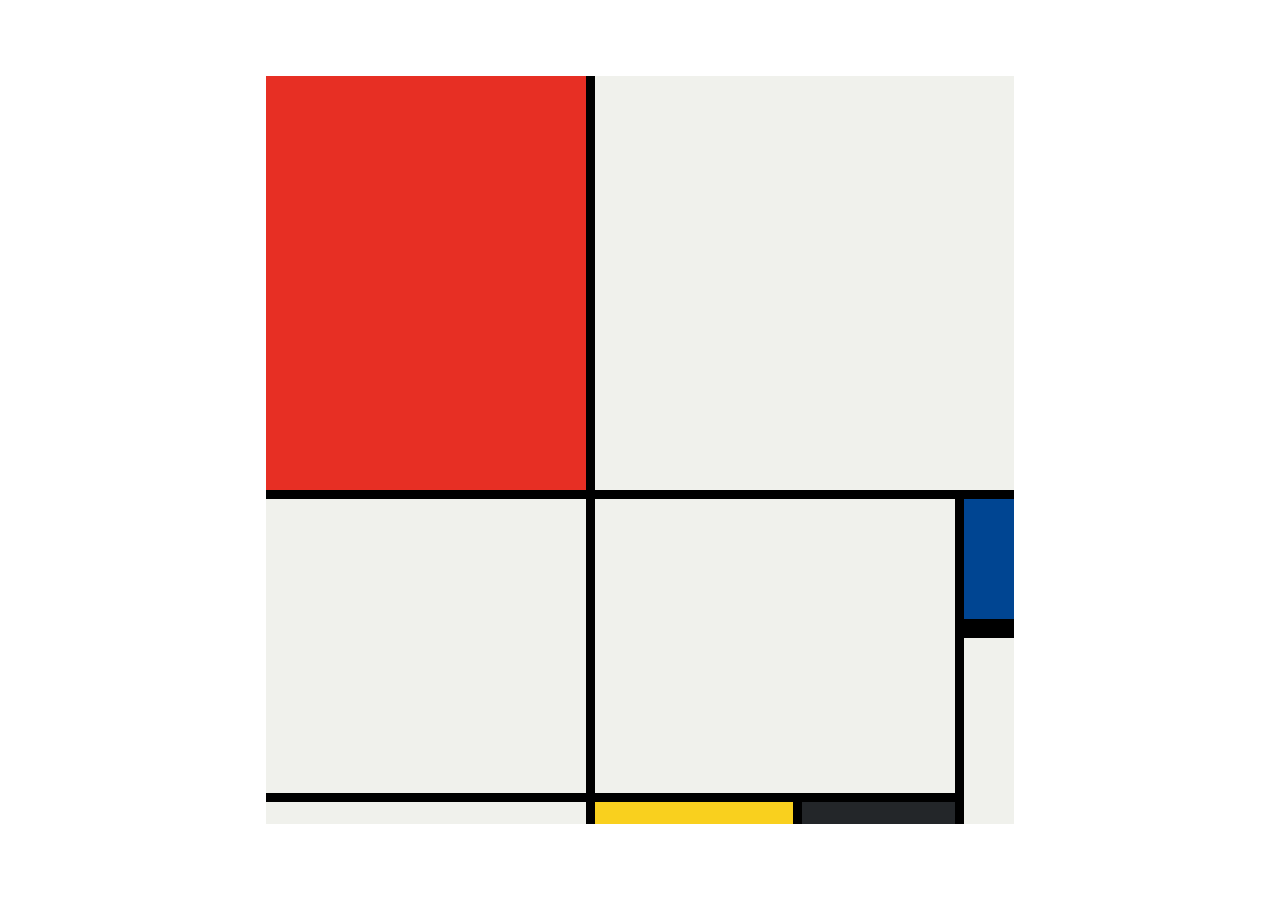
<file: 10.3 Mondrian Project/index.html>
<!DOCTYPE html>
<html lang="en">

<head>
  <meta charset="UTF-8">
  <meta name="viewport" content="width=device-width, initial-scale=1.0">
  <title>Mondrian Project</title>
  <style>
    /* 
    Write your CSS here 
    Line Colour: #000
    White: #F0F1EC
    Red: #E72F24
    Black: #232629
    Blue: #004592
    Yellow: #F9D01E
    */
    body {
      display: flex;
      justify-content: center;
      align-items: center;
      height: 100vh;
      margin: 0;
      padding: 0;
    }

    .container {
      height: 748px;
      width: 748px;
      display: grid;
      background-color: #000;
      grid-template-columns: 320px 198px 153px 50px;
      grid-template-rows: 414px 130px 155px 22px;
      gap: 9px;
    }

    .item {
      background-color: #F0F1EC;
    }

    .red {
      background-color: #E72F24;
    }

    .white1 {
      grid-column: span 3;
    }

    .white2 {
      grid-row: span 2;
    }

    .white3 {
      grid-area: 2 / 2 / 4 /4
    }

    .blue {
      background-color: #004592;
      border-bottom: 10px solid #000;
    }

    .white4 {
      grid-row: span 2;
    }

    .yellow {
      background-color: #F9D01E;
    }

    .black {
      background-color: #232629;
    }
  </style>
</head>

<body>
  <!-- Write your HTML here -->

  <div class="container">
    <div class="item red"></div>
    <div class="item white1"></div>
    <div class="item white2"></div>
    <div class="item white3"></div>

    <div class="item blue"></div>
    <div class="item white4"></div>

    <div class="item"></div>
    <div class="item yellow"></div>
    <div class="item black"></div>
  </div>
</body>

</html>
</file>
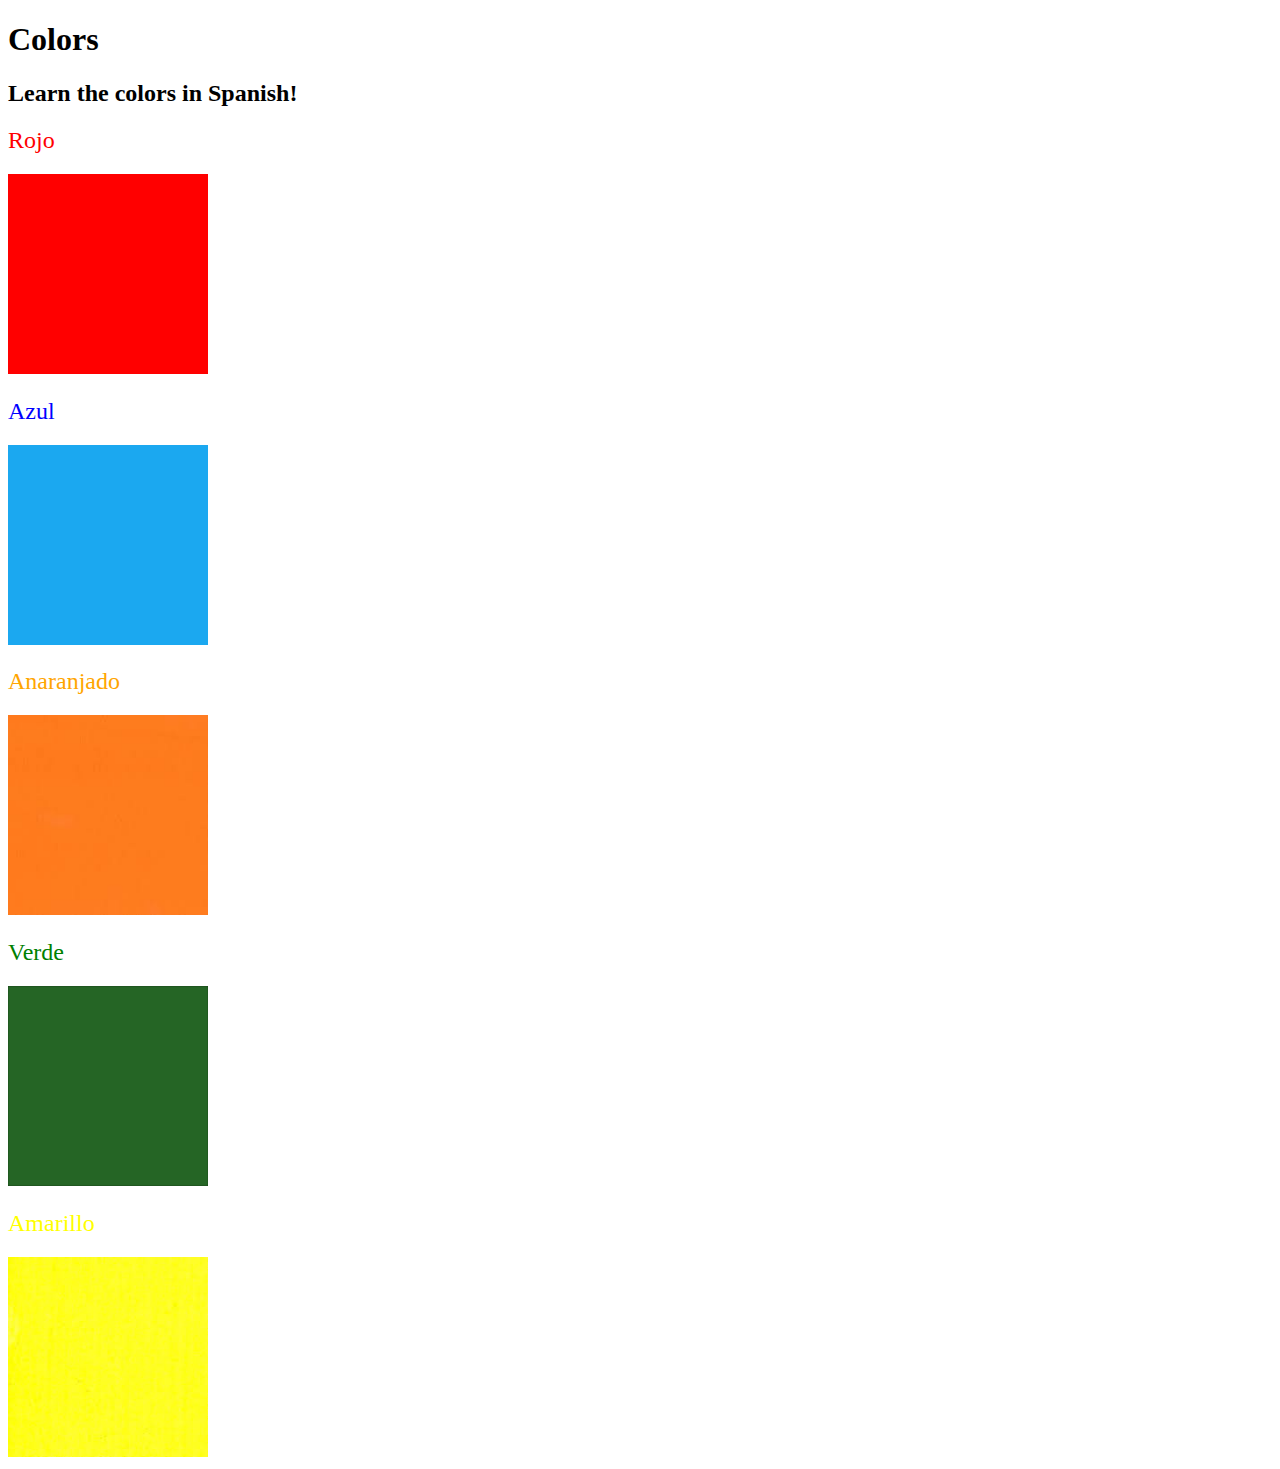
<file: 5.4 Color Vocab Project/index.html>
<!DOCTYPE html>
<html lang="en">
  <head>
    <meta charset="UTF-8" />
    <title>Spanish Vocabulary</title>
    <link rel="stylesheet" href="./style.css" />
  </head>

  <body>
    <h1>Colors</h1>
    <h2>Learn the colors in Spanish!</h2>
    <h2 class="color-title" id="red">Rojo</h2>
    <img src="./assets/images/red.png" alt="red" />

    <h2 class="color-title" id="blue">Azul</h2>
    <img src="./assets/images/blue.png" alt="blue" />

    <h2 class="color-title" id="orange">Anaranjado</h2>
    <img src="./assets/images/orange.png" alt="orange" />

    <h2 class="color-title" id="green">Verde</h2>
    <img src="./assets/images/green.png" alt="green" />

    <h2 class="color-title" id="yellow">Amarillo</h2>
    <img src="./assets/images/yellow.png" alt="yellow" />
  </body>
</html>

<!-- 
TODOs
IMPORTANT: You should not need to make ANY CHANGES to index.html
All code should be written in your CSS file.

1. Create a CSS file and incorporate it as an external stylesheet.
2. Use CSS to style each of the color titles to meaning. 
Hint: Use the id to help if you don't know the words in spanish.
3. Use CSS to change all the color titles to have "font-weight: normal;"
4. Use CSS (not HTML) to make all the images 200px heigh and 200px wide. 
Hint: 
https://developer.mozilla.org/en-US/docs/Web/CSS/height
https://developer.mozilla.org/en-US/docs/Web/CSS/width
-->
</file>
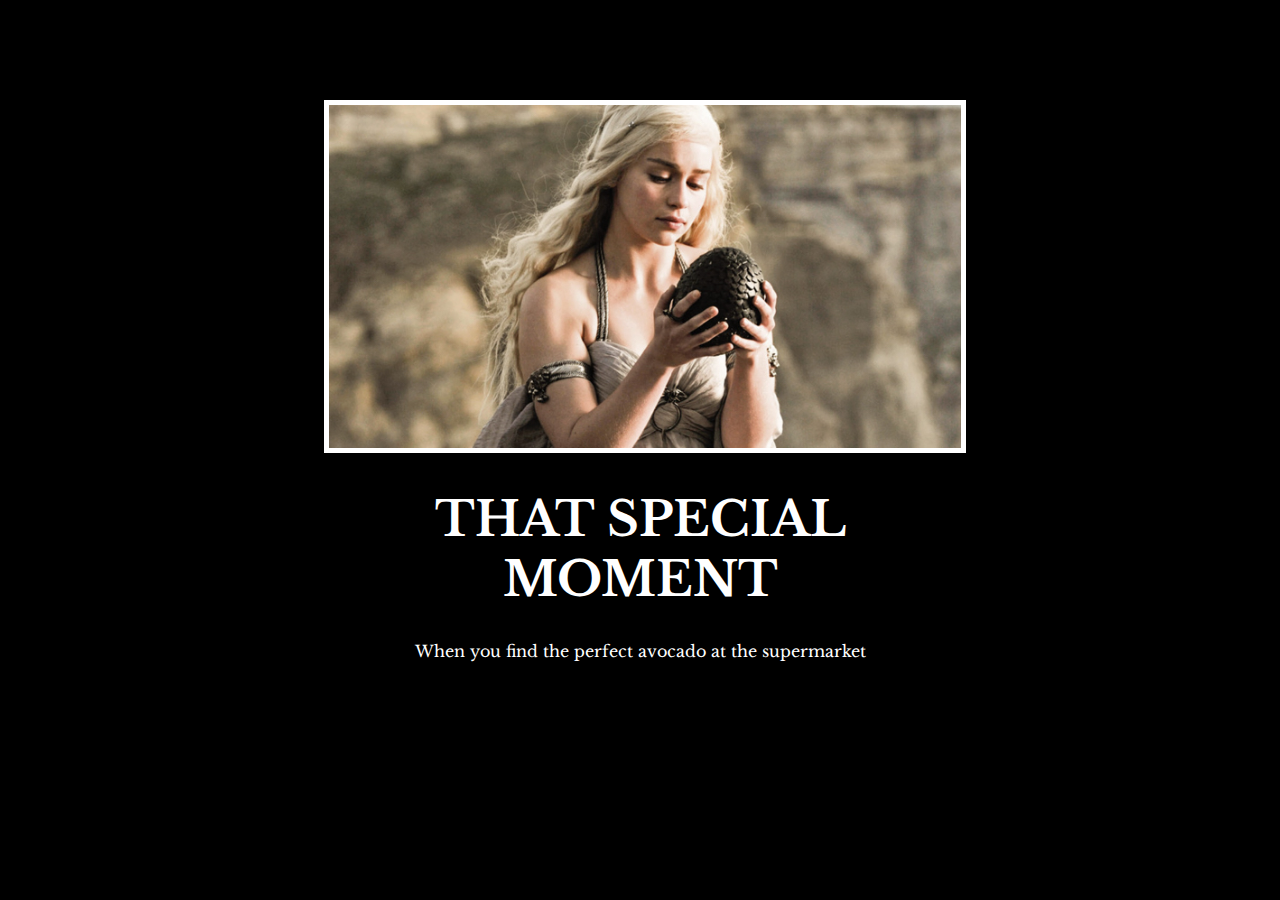
<file: 6.4 Motivation Meme Project/index.html>
<!-- 
  TODO: Create a motivational post website.
Style it how ever you like. 
Look at the goal image for inspiration.
But it must have the following features:
1. The main h1 text should be using the Regular Libre Baskerville Font from Google Fonts:
  https://fonts.google.com/specimen/Libre+Baskerville
2. The text should be white and background black.
3. Add your own image into the images folder inside assets. It should have a 5px white border.
4. The text should be center aligned.
5. Create a div to contain the h1, p and img elements. Adjust the margins so that the image and text are centered on the page. 
  Hint: You horizontally center a div by giving it a width of 50% and a margin-left of 25%.
  Hint: Set the image to have a width of 100% so it fills the div. 
6. Read about the text-transform property on MDN docs to make the h1 uppercase with CSS.
  https://developer.mozilla.org/en-US/docs/Web/CSS/text-transform 
-->

<!DOCTYPE html>
<html lang="en">
<head>
  <meta charset="UTF-8">
  <meta name="viewport" content="width=device-width, initial-scale=1.0">
  <title>Motivation Meme</title>
  <link rel="stylesheet" href="./style.css">
  <link rel="preconnect" href="https://fonts.googleapis.com">
  <link rel="preconnect" href="https://fonts.gstatic.com" crossorigin>
  <link href="https://fonts.googleapis.com/css2?family=Libre+Baskerville:ital,wght@0,400;0,700;1,400&display=swap" rel="stylesheet">
</head>
<body>
  <div class="poster">
    <img class="motivation-img" src="./assets/images/daenerys.jpeg" alt="daenerys with egg">
    <h1>That Special Moment</h1>
    <p>When you find the perfect avocado at the supermarket</p>
  </div>
</body>
</html>
</file>
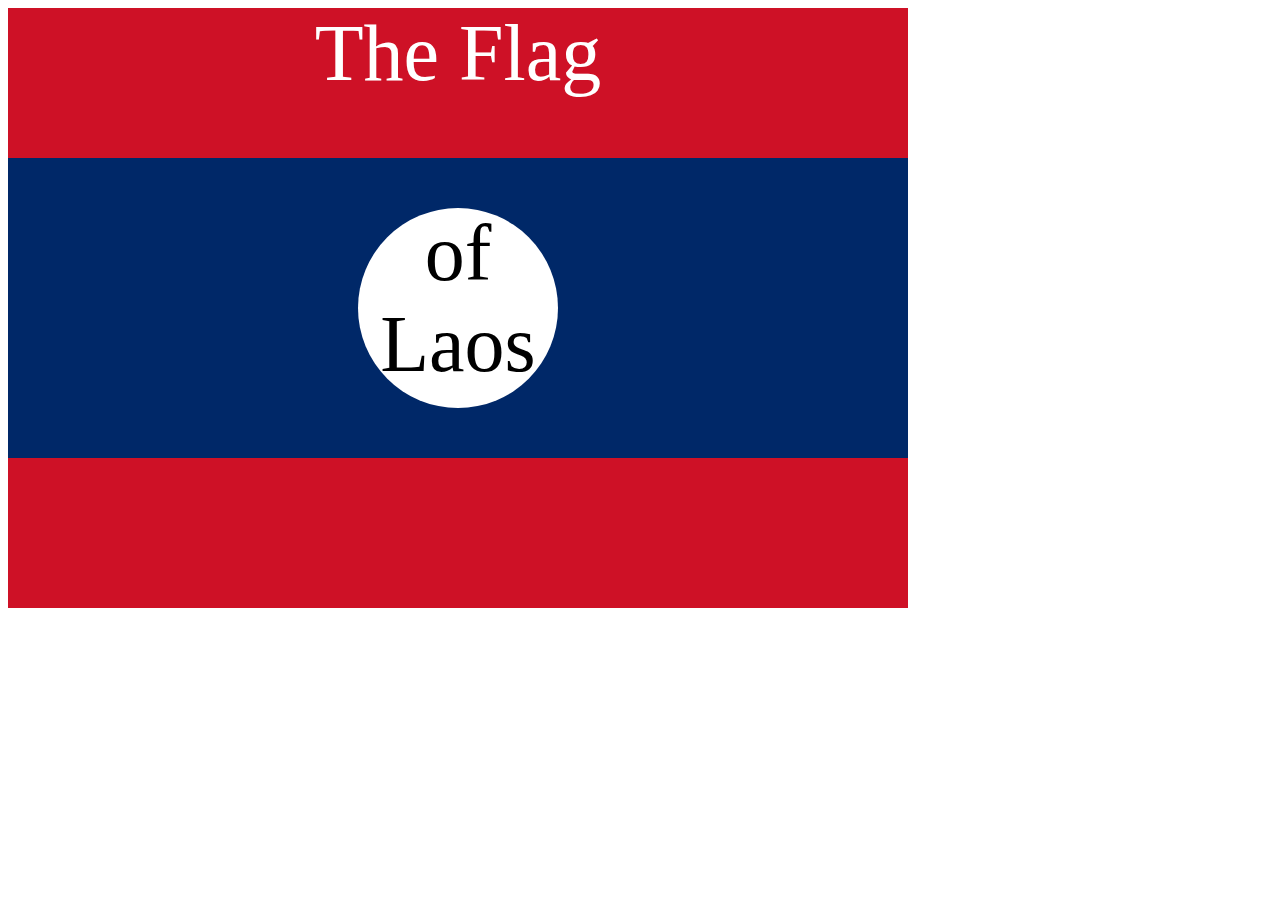
<file: 7.3 CSS Flag Project/index.html>
<!DOCTYPE html>
<html lang="en">

<head>
  <meta charset="UTF-8">
  <title>CSS Flag Project</title>
  <style>
    /* Write your CSS Code here */
    
    .flag {
      width: 900px;
      height: 600px;
      position: relative;
      background-color: #CE1126;

    }

    .flag > div {
      background-color: #002868;
      height: 300px;
      width: 100%;
      position: absolute;
      top: 150px;
    }

    .flag > div > div {
      background-color: white;
      position: absolute;

      height: 200px;
      width: 200px;
      border-radius: 50%;
      top: 50px;
      left: 350px;
    }

    p {
      font-size: 5rem;
      color: white;
      text-align: center;
      padding: 0;
      margin: 0;
    }

    .flag > div div p {
      color: black;
    }
  </style>
</head>

<!-- 
  IMPORTANT! Do not change any HTML
Don't add any classes/ids/elements 
Use what you know about combining selectors 
and CSS specificity instead.
Hint 1: The flag is 900px by 600px and the circle is 200px by 200px.
Hint 2: You can use CSS inspection to get the colors from
https://appbrewery.github.io/flag-of-laos/
-->

<body>
  <div class="flag">
    <p>The Flag</p>
    <div>
      <div>
        <p>of Laos</p>
      </div>
    </div>
  </div>
</body>

</html>
</file>
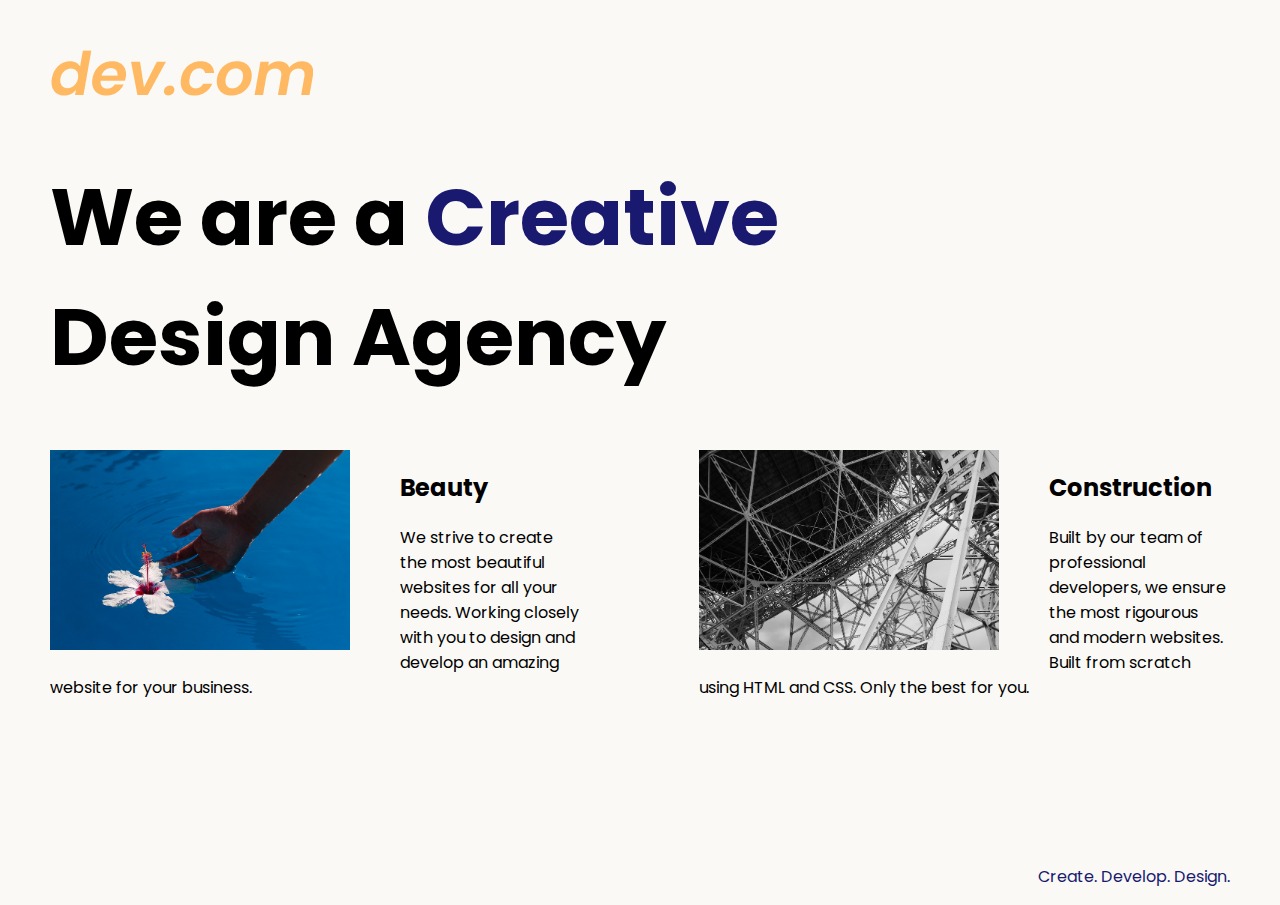
<file: 8.4 Web Design Agency Project/index.html>
<!DOCTYPE html>
<html lang="en">

<head>
  <meta charset="UTF-8">
  <meta name="viewport" content="width=device-width, initial-scale=1.0">
  <title>Agency</title>
  <link rel="stylesheet" href="./solution.css">
  <link rel="preconnect" href="https://fonts.googleapis.com">
  <link rel="preconnect" href="https://fonts.gstatic.com" crossorigin>
  <link href="https://fonts.googleapis.com/css2?family=Poppins:wght@400;700&display=swap" rel="stylesheet">
</head>

<body>
  <div class="main">
    <img class="logo" src="./assets/images/logo.png" alt="logo">
    <h1>We are a <span class="creative">Creative</span> <br />Design Agency</h1>
    <div class="left card"><img class="tile-image" src="./assets/images/beautiful.jpg" alt="hand and flower in water">
      <h2 class="card-title">Beauty</h2>
      <p class="card-text">We strive to create the most beautiful websites for all your needs. Working closely with you
        to
        design and
        develop an amazing website for your business.</p>
    </div>

    <div class="right card"><img class="tile-image" src="./assets/images/construction.jpg" alt="metal structure">
      <h2 class="card-title">Construction</h2>
      <p>Built by our team of professional developers, we ensure the most rigourous and modern websites. Built from
        scratch using HTML and CSS. Only the best for you.</p>
    </div>

  </div>
  <footer>
    <p>Create. Develop. Design.</p>
  </footer>
</body>

</html>
</file>
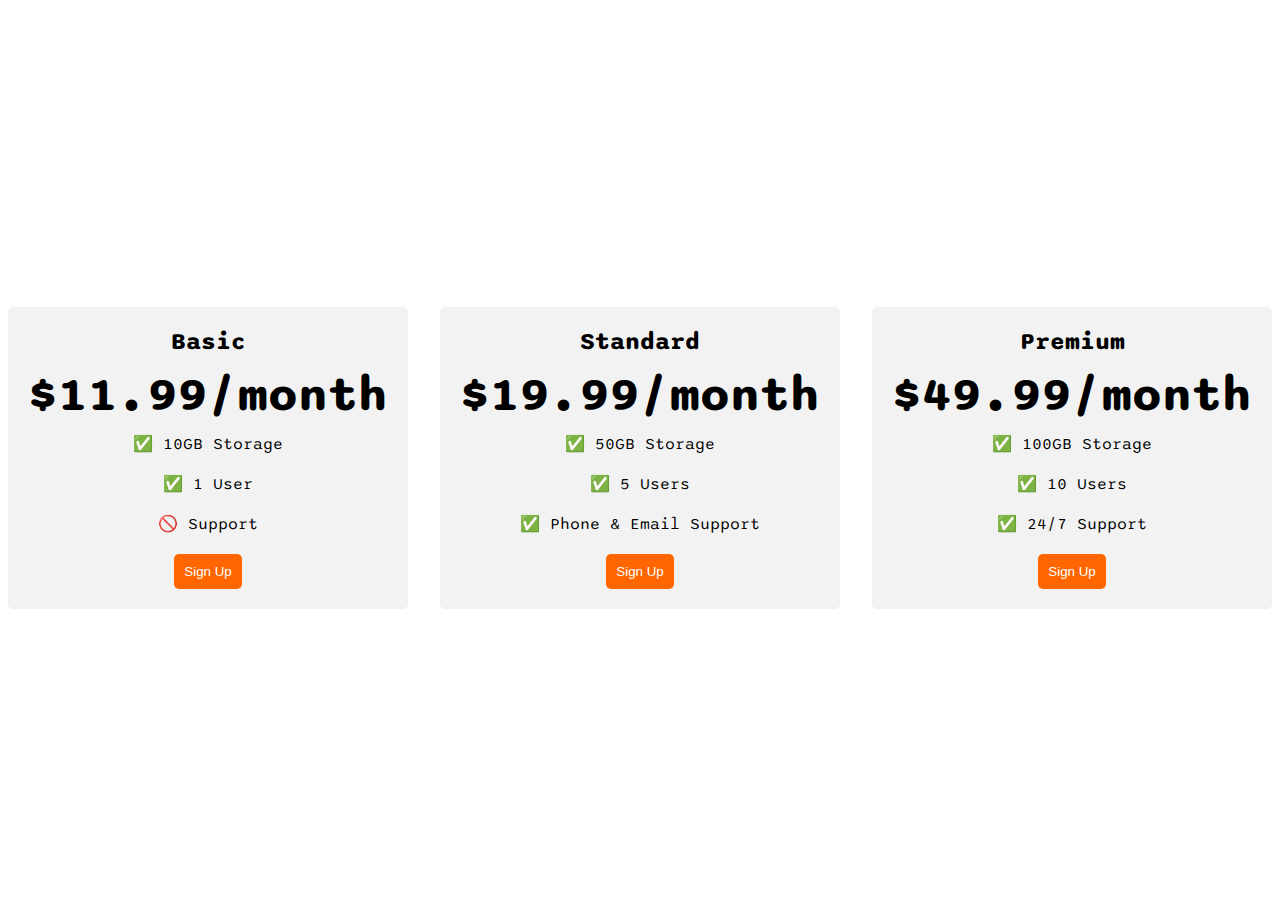
<file: 9.4 Flexbox Pricing Table Project/index.html>
<!DOCTYPE html>
<html>

<head>
  <title>Flexbox Pricing Table</title>
  <link rel="preconnect" href="https://fonts.googleapis.com">
  <link rel="preconnect" href="https://fonts.gstatic.com" crossorigin>
  <link href="https://fonts.googleapis.com/css2?family=Sono:wght@400;700&display=swap" rel="stylesheet">
  <style>
    body {
      font-family: 'Sono', sans-serif;
    }

    .pricing-container {
      display: flex;
      justify-content: center;
      align-items: center;
      height: 100vh;
      gap: 2rem;
    }

    .pricing-plan {
      flex: 1;
      max-width: 400px;
      padding: 20px;
      background-color: #f2f2f2;
      border-radius: 5px;
      text-align: center;
    }

    .plan-title {
      font-size: 24px;
      font-weight: bold;
      margin-bottom: 10px;
    }

    .plan-price {
      font-size: 48px;
      font-weight: bold;
      margin-bottom: 10px;
    }

    .plan-features {
      list-style: none;
      padding: 0;
      margin: 0;
    }

    .plan-features li {
      margin-bottom: 20px;
    }

    .plan-button {
      padding: 10px;
      background-color: #ff6600;
      color: #fff;
      border-radius: 5px;
      border: none;
    }

    @media (max-width: 1250px) {
      .pricing-container {
        flex-direction: column;
        height: 100%;
      }
    }
  </style>
</head>

<body>
  <div class="pricing-container">
    <div class="pricing-plan">
      <div class="plan-title">Basic</div>
      <div class="plan-price">$11.99/month</div>
      <ul class="plan-features">
        <li>✅ 10GB Storage</li>
        <li>✅ 1 User</li>
        <li>🚫 Support</li>
      </ul>
      <button class="plan-button">Sign Up</a>
    </div>
    <div class="pricing-plan">
      <div class="plan-title">Standard</div>
      <div class="plan-price">$19.99/month</div>
      <ul class="plan-features">
        <li>✅ 50GB Storage</li>
        <li>✅ 5 Users</li>
        <li>✅ Phone &amp; Email Support</li>
      </ul>
      <button class="plan-button">Sign Up</a>
    </div>
    <div class="pricing-plan">
      <div class="plan-title">Premium</div>
      <div class="plan-price">$49.99/month</div>
      <ul class="plan-features">
        <li>✅ 100GB Storage</li>
        <li>✅ 10 Users</li>
        <li>✅ 24/7 Support</li>
      </ul>
      <button class="plan-button">Sign Up</a>
    </div>
  </div>

</body>

</html>
</file>
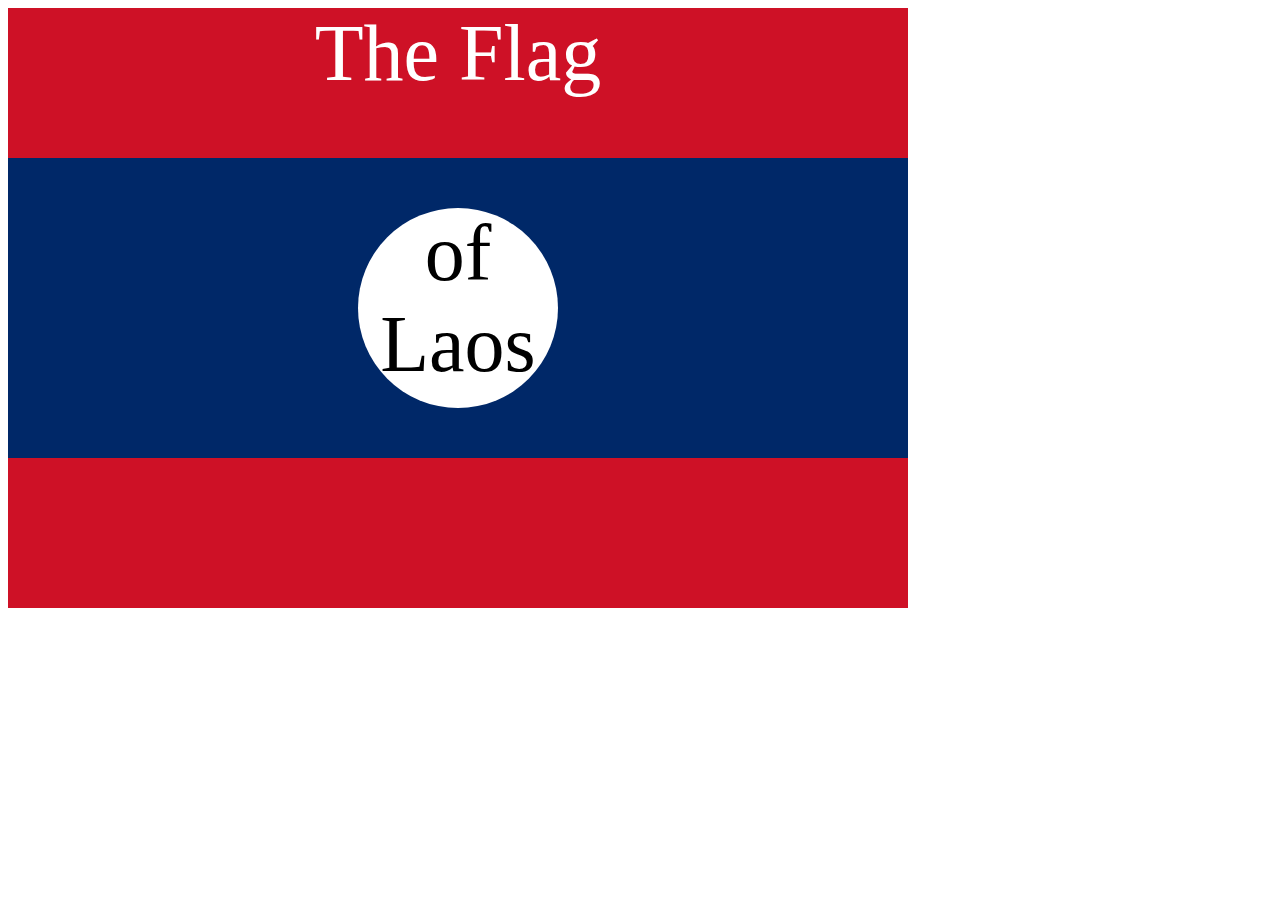
<file: 7.3 CSS Flag Project/solution.html>
<!DOCTYPE html>
<html lang="en">

<head>
  <meta charset="UTF-8">
  <title>CSS Flag Project</title>
  <style>
    .flag {
      width: 900px;
      height: 600px;
      position: relative;
      background-color: #CE1126;

    }

    .flag > div {
      background-color: #002868;
      height: 300px;
      width: 100%;
      position: absolute;
      top: 150px;
    }

    .flag > div > div {
      background-color: white;
      position: absolute;

      height: 200px;
      width: 200px;
      border-radius: 50%;
      top: 50px;
      left: 350px;
    }

    p {
      font-size: 5rem;
      color: white;
      text-align: center;
      padding: 0;
      margin: 0;
    }

    .flag>div div p {
      color: black;
    }
  </style>
</head>

<body>
  <div class="flag">
    <p>The Flag</p>
    <div>
      <div>
        <p>of Laos</p>
      </div>
    </div>
  </div>
</body>

</html>
</file>
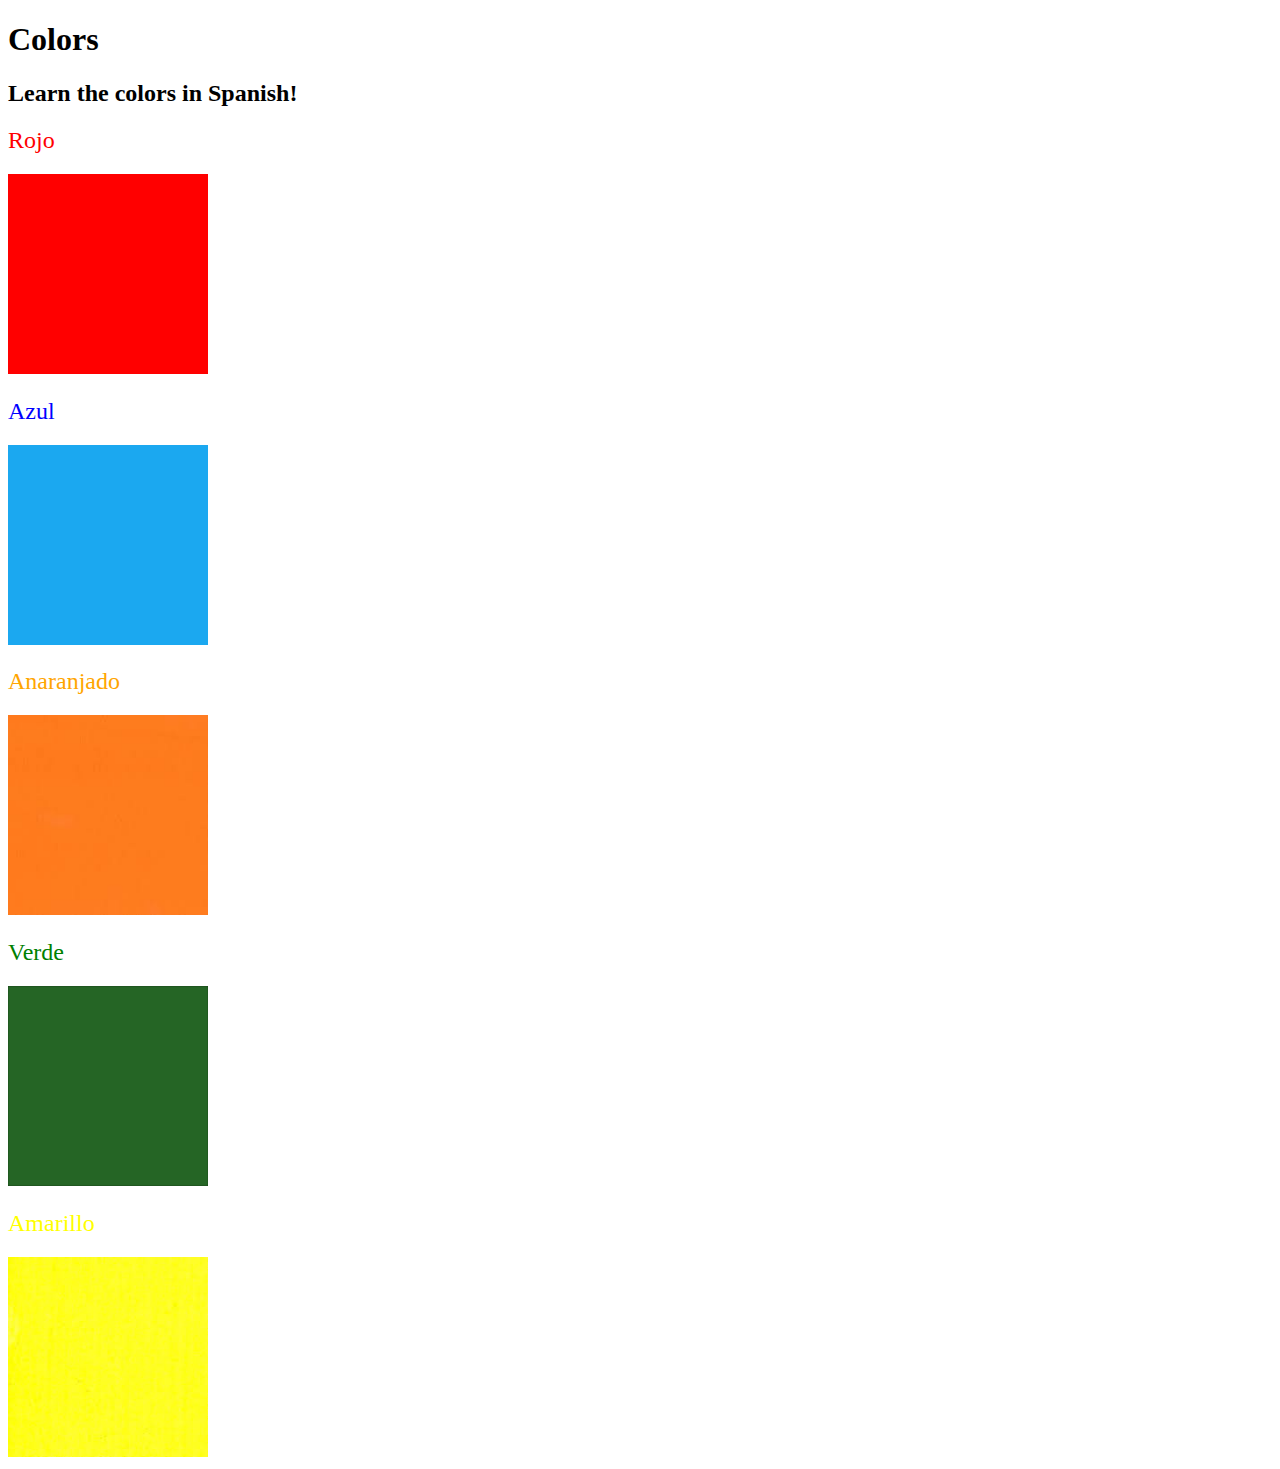
<file: 5.4 Color Vocab Project/solution/solution.html>
<!DOCTYPE html>
<html lang="en">
  <head>
    <meta charset="UTF-8" />
    <title>Spanish Vocabulary</title>
    <link rel="stylesheet" href="./style.css" />
  </head>

  <body>
    <h1>Colors</h1>
    <h2>Learn the colors in Spanish!</h2>
    <h2 class="color-title" id="red">Rojo</h2>
    <img src="./assets/images/red.png" alt="red" />

    <h2 class="color-title" id="blue">Azul</h2>
    <img src="./assets/images/blue.png" alt="blue" />

    <h2 class="color-title" id="orange">Anaranjado</h2>
    <img src="./assets/images/orange.png" alt="orange" />

    <h2 class="color-title" id="green">Verde</h2>
    <img src="./assets/images/green.png" alt="green" />

    <h2 class="color-title" id="yellow">Amarillo</h2>
    <img src="./assets/images/yellow.png" alt="yellow" />
  </body>
</html>
</file>
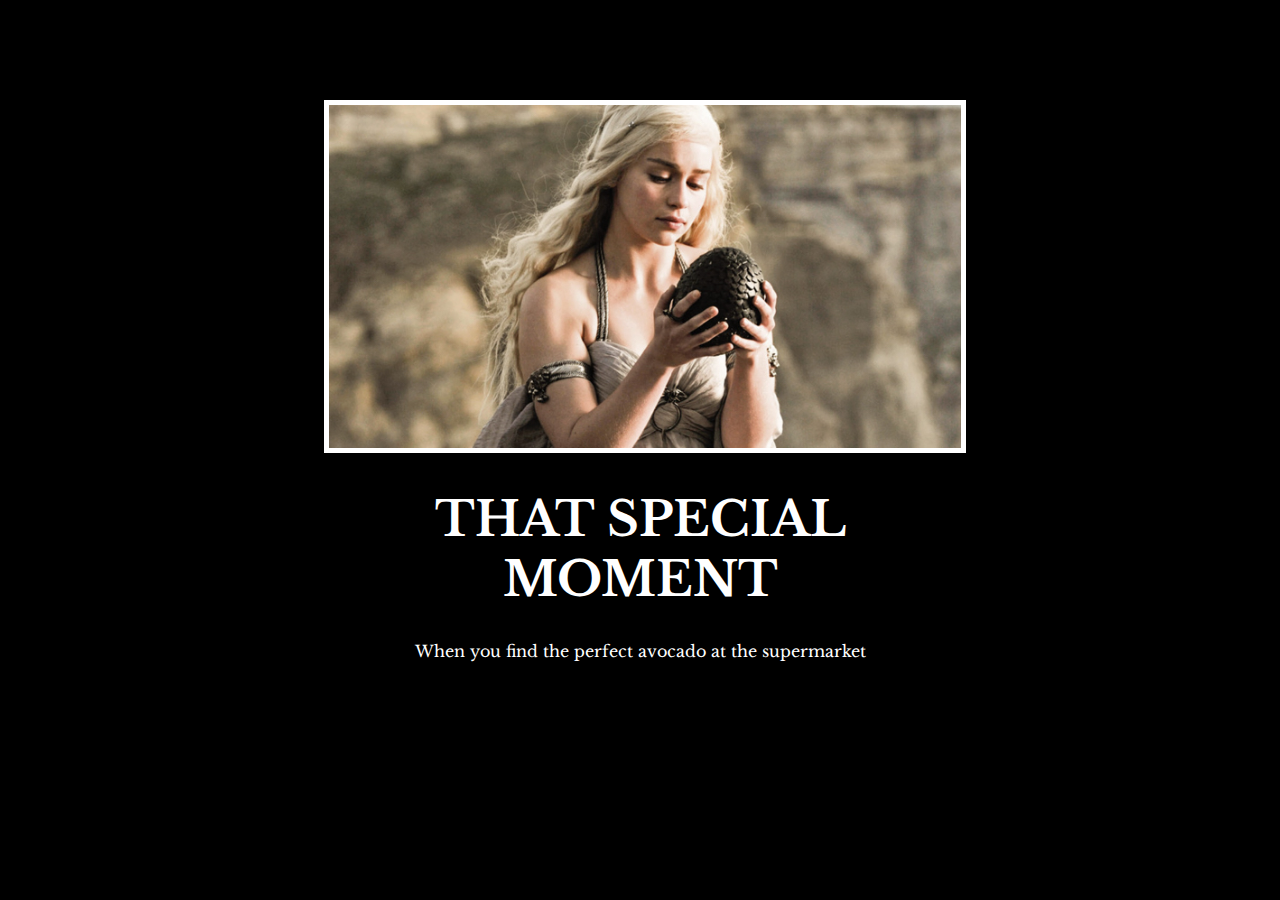
<file: 6.4 Motivation Meme Project/solution/solution.html>
<!DOCTYPE html>
<html lang="en">

<head>
  <meta charset="UTF-8">
  <title>Motivation Meme</title>
  <link rel="stylesheet" href="./solution.css" />
  <link rel="preconnect" href="https://fonts.googleapis.com">
  <link rel="preconnect" href="https://fonts.gstatic.com" crossorigin>
  <link href="https://fonts.googleapis.com/css2?family=Libre+Baskerville&display=swap" rel="stylesheet">
</head>

<body>

  <div class="poster">
    <img class="motivation-img" src="./assets/images/daenerys.jpeg" src="daenerys with egg" />
    <h1>That Special Moment</h1>
    <p>When you find the perfect avocado at the supermarket</p>
  </div>
</body>

</html>
</file>
<file: 5.4 Color Vocab Project/style.css>
img {
  height: 200px;
  width: 200px;
}

.color-title {
  font-weight: normal;
}

#red {
  color: red;
}

#blue {
  color: blue;
}

#orange {
  color: orange;
}

#green {
  color: green;
}

#yellow {
  color: yellow;
}
</file>
<file: 6.4 Motivation Meme Project/style.css>
body {
  background-color: black;
}
h1 {
  text-transform: uppercase;
  font-size: 3rem;
}

.poster {
  width: 50%;
  margin-left: 25%;
  margin-top: 100px;
  color: white;
  font-family: "Libre Baskerville", serif;
  text-align: center;
}

.motivation-img {
  border: 5px solid white;
  width: 100%;
}
</file>
<file: 8.4 Web Design Agency Project/solution.css>
body {
  font-family: "Poppins", sans-serif;
  margin: 50px 50px 0 50px;
  background-color: #faf9f6;
  display: flex;
  flex-direction: column;
  min-height: 95vh;
}
.main {
  flex: 1;
}

h1 {
  font-size: 5rem;
}

footer {
  text-align: right;
  color: midnightblue;
}

.tile-image {
  height: 200px;
  float: left;
  margin-right: 50px;
}

.card {
  width: 45%;
}

.left {
  float: left;
}

.right {
  float: right;
}

.creative {
  color: midnightblue;
}

@media (max-width: 680px) {
  .logo {
    width: 100px;
  }

  h1 {
    font-size: 3.5rem;
    text-align: center;
  }

  .card {
    width: 100%;
    display: block;
    margin-bottom: 30px;
    text-align: justify;
  }

  .card img {
    margin-bottom: 10px;
    width: 100%;
    display: inline;
    object-fit: cover;
  }
}
</file>
<file: 5.4 Color Vocab Project/solution/style.css>
img {
  height: 200px;
  width: 200px;
}

.color-title {
  font-weight: normal;
}

#red {
  color: red;
}

#blue {
  color: blue;
}

#orange {
  color: orange;
}

#green {
  color: green;
}

#yellow {
  color: yellow;
}
</file>
<file: 6.4 Motivation Meme Project/solution/solution.css>
body {
  background-color: black;
}
h1 {
  text-transform: uppercase;
  font-size: 3rem;
}

.poster {
  width: 50%;
  margin-left: 25%;
  margin-top: 100px;
  color: white;
  font-family: "Libre Baskerville", serif;
  text-align: center;
}

.motivation-img {
  border: 5px solid white;
  width: 100%;
}
</file>
